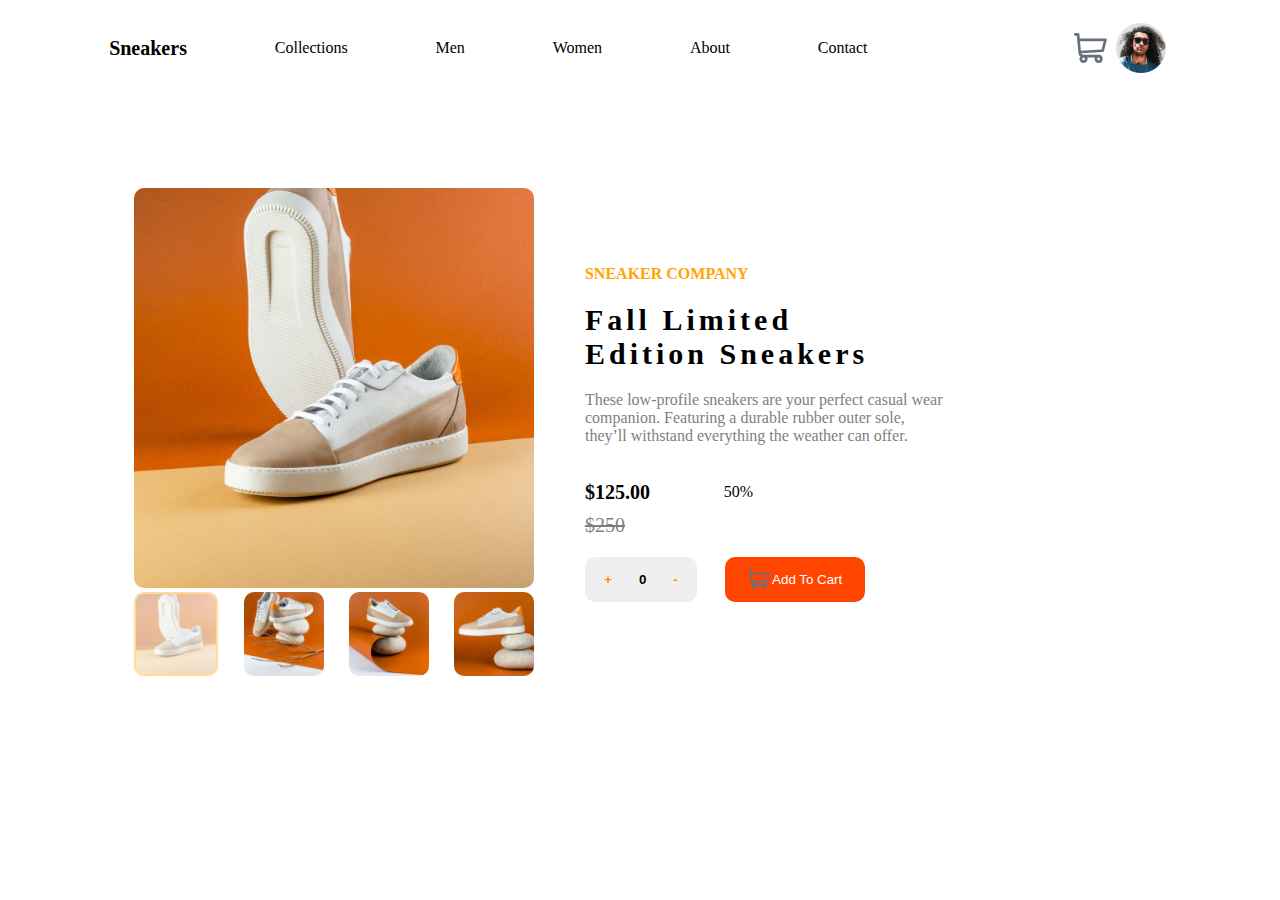
<file: index.html>
<!DOCTYPE html>
<html lang="en">
<head>
  <meta charset="UTF-8">
  <meta name="viewport" content="width=device-width, initial-scale=1.0"> <!-- displays site properly based on user's device -->

  <link rel="icon" type="image/png" sizes="32x32" href="./images/favicon-32x32.png">
  
  <title>Frontend Mentor | E-commerce product page</title>
  <link rel="stylesheet" href="style.css">

  <!-- Feel free to remove these styles or customise in your own stylesheet 👍 -->
  <style>
    .attribution { font-size: 11px; text-align: center; }
    .attribution a { color: hsl(228, 45%, 44%); }
  </style>
</head>
<body>

<div class="navbar">
  <div class="left-nav">
    <p class="left-nav-items item1">Sneakers</p>
    <p class="left-nav-items mobile-design">Collections</p>
    <p class="left-nav-items mobile-design">Men</p>
    <p class="left-nav-items mobile-design">Women</p>
    <p class="left-nav-items mobile-design">About</p>
    <p class="left-nav-items mobile-design">Contact</p>
  </div>
  <div class="right-nav">
    <img src="./images/icon-cart.svg" height="30px"  alt="cart-icon"/>
    <img src="./images/image-avatar.png" height="50px" alt="user-icon"/>
  </div>

</div>
<!-- <hr class="border-bottom"> -->

<div class="product-container">
  <div class="product-images">
    <div  class="preview-image">
      <img src="./images/image-product-1.jpg" alt="preview-image">
    </div>
    <div class="thumbnail-images">
      <img id="first-child" src="./images/image-product-1-thumbnail.jpg" alt="">
      <img src="./images/image-product-2-thumbnail.jpg" alt="">
      <img src="./images/image-product-3-thumbnail.jpg" alt="">
      <img src="./images/image-product-4-thumbnail.jpg" alt="">
    </div>
  </div>

  <div class="product-description">
    <p class="title"> Sneaker Company</p>
    <h1 class="sub-heading">  Fall Limited Edition Sneakers</h1>
    <p class="product-info">
      These low-profile sneakers are your perfect casual wear companion. Featuring a 
      durable rubber outer sole, they’ll withstand everything the weather can offer.
    </p>
    <div class="current-price-section" >
    <div class="discount-section">
      <p class="current-price"> $125.00</p>
      <p class="current-discount">50%</p>
    </div>

      <p class="prev-price">$250</p>
    </div>
    <!-- <p class="prev-price">$250</p> -->
    <div class="action-buttons">
      <button class="quantity"><span class="increase-qty">+</span> <span class="current-qty">0</span> <span class="decrease-qty">-</span></button>
      <button class="add-cart"> <img src="./images/icon-cart.svg" class="my-svg"/><span class="button-text">Add To Cart</span></button>
    </div>
  <!-- <div>
    <div>div-1</div>
    <div>div-2</div-2>
  </div> -->
  </div>

  <!-- <div class="product-info"></div> -->



</div>

<!-- <div class="border-bottom"></div> -->
<!-- 
  Collections
  Men
  Women
  About
  Contact

  Sneaker Company

  Fall Limited Edition Sneakers

  These low-profile sneakers are your perfect casual wear companion. Featuring a 
  durable rubber outer sole, they’ll withstand everything the weather can offer.

  $125.00
  50%
  $250.00

  0
  Add to cart
  
  <div class="attribution">
    Challenge by <a href="https://www.frontendmentor.io?ref=challenge" target="_blank">Frontend Mentor</a>. 
    Coded by <a href="#">Your Name Here</a>.
  </div> -->
</body>
</html>
</file>
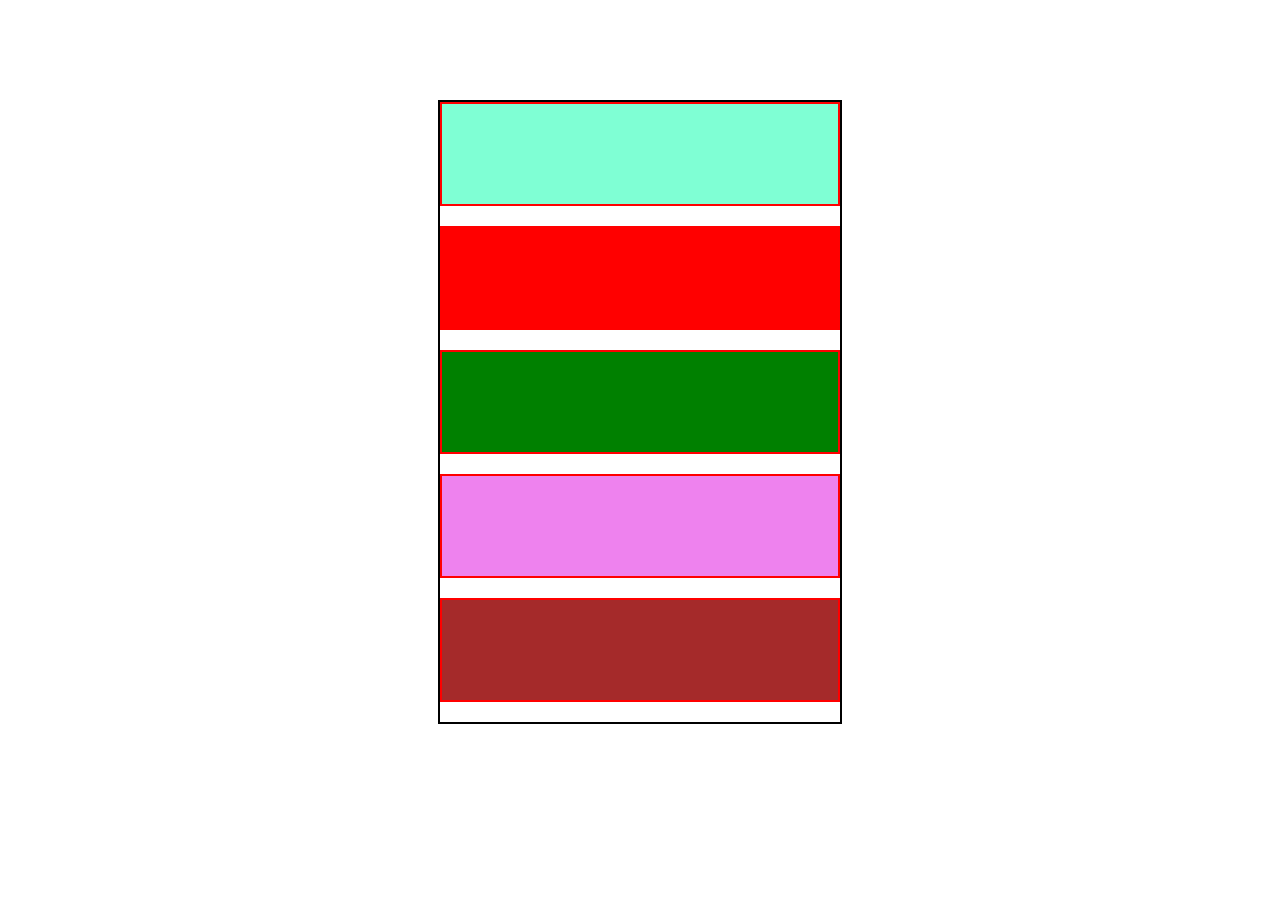
<file: design/index2.html>
<!DOCTYPE html>
<html lang="en">
<head>
    <meta charset="UTF-8">
    <meta http-equiv="X-UA-Compatible" content="IE=edge">
    <meta name="viewport" content="width=device-width, initial-scale=1.0">
    <title>Document</title>
    <link rel="stylesheet" href="../style.css">
</head>
<body>
    <div class="parent-wrapper">
        <div class="child child1"></div>
        <div class="child child2"></div>
        <div class="child child3"></div>
        <div class="child child4"></div>
        <div class="child child5"></div>

    </div>
</body>
</html>
</file>
<file: style.css>
.navbar{
    display: flex;
    justify-content: space-around;
    height: 80px;
    /* background-color: lightcoral; */
}

.left-nav{
    display: flex;
    width: 60%;
    justify-content: space-between;
    align-items: center;
}
.item1{
    font-size: 20px;
    font-weight: 900;
}

.right-nav{
    width: 8%;
    display: flex;
    justify-content: space-around;
    align-items: center;
}

/* .border-bottom{
    height: 2px;
    background-color: grey;
    width: 87%;
    margin: auto;
} */
.border-bottom{
    width: 86%;
}


.product-container{
    display: flex;
    /* border: 2px solid; */
    margin-top: 50px;
    margin: auto;
    margin-top: 100px;
    width: 80%;
}


.preview-image{
    width: 400px;
}
.preview-image img{
    width: 100%;
    border-radius: 10px;
}

.thumbnail-images{
    width: 400px;
    display: flex;
    justify-content: space-between;
}
.thumbnail-images img{
    width: 20%;
    border-radius: 10px;
}
#first-child{
    border: 2px solid orange;
    opacity: 0.4;
}

.product-description{
    width: 61%;
    /* border: 2px solid; */
    /* justify-content: space-between; */
    margin-left: 5%;
    margin-top: 6%;
}
.title{
    text-transform: uppercase;
    color: orange;
    font-size: 16px;
    font-weight: 900;
}
.sub-heading{
    width: 52%;
    font-size: 30px;
    letter-spacing: 4px;
}

.product-info{
    color: gray;
    width: 65%;
}
/* .current-price-section{
    display: flex;
    width: 20%;
    justify-content: space-between;
} */
.discount-section{
    display: flex;
    width: 30%;
    justify-content: space-between;
}
.current-price{
    font-size: 20px;
    font-weight: 900;
}

.current-discount{
    align-self: center;
}

.prev-price{
    text-decoration: line-through;
    opacity: 0.5;
    margin-top: -10px;
    font-size: 20px;
}
.action-buttons{
    display: flex;
    justify-content: space-between;
    width: 50%;
  
}
.action-buttons button{
    height: 45px;
    border-radius: 10px;
    outline: none;
    border: none;
}
.quantity{
    width: 40%;
    display: flex;
    align-items: center;
    justify-content: space-around;
    font-weight: 900;
}

.add-cart{
    width: 50%;
    background-color: orangered;
    color: white;
    display: flex;
    justify-content: space-around;
    align-items: center;
    padding: 22px;
}
.increase-qty, .decrease-qty{
    color: darkorange;
}
.my-svg{
    color: white;
    fill: white;
}

@media (max-width:600px){
/* body background-color: ; */
/* body{
    background-color: pink;
} */

.navbar{
    background-color: 	white;
}
.product-container{
    flex-direction: column;
}
.thumbnail-images{
    display: none;
}
.mobile-design{
    display: none;
}
.right-nav{
    width: 25%;
}
.item1{
    font-size: 30px;
}
.product-container{
    margin: 0;
    width: 100%;

}
.preview-image{
    width: 100%;
}

.product-description{
    width: 95%;
    margin: 5% ;
}
.sub-heading, .product-info{
    width: 95%;
}
.product-info{
    font-size: 21px;
}
.action-buttons{
    flex-direction: column;
    width: 100%;
    height: 200px;

}
.action-buttons button{
    width: 90%;
    height: 80px;
}

.current-price-section{
    display: flex;
    justify-content: space-between;
    width: 88%;

}
.discount-section {
    width: 40%;
}
.discount-section p{
    font-size: 30px;
}
.prev-price{
    margin: 0;
    align-self: center;
    font-size: 30px;
}
}




/* @media (max-width:769px){
    body{
        background-color: blanchedalmond;
    }
} */


/* offset properties top, bottom left right */

.parent-wrapper{
    /* height: 400px; */
    width: 400px;
    margin: auto;
    margin-top: 100px;
    border: 2px solid black;

}
.parent-wrapper div{
    height: 100px;
    border: 2px solid red;
    /* width: 20%; */
    margin-bottom: 20px;
}

.child1{
    background-color: aquamarine;
}
.child2{
    background-color: red;
}
.child3{
    background-color: green;
}
.child4{
    background-color: violet;
}
.child5{
    background-color: brown;
}
</file>
